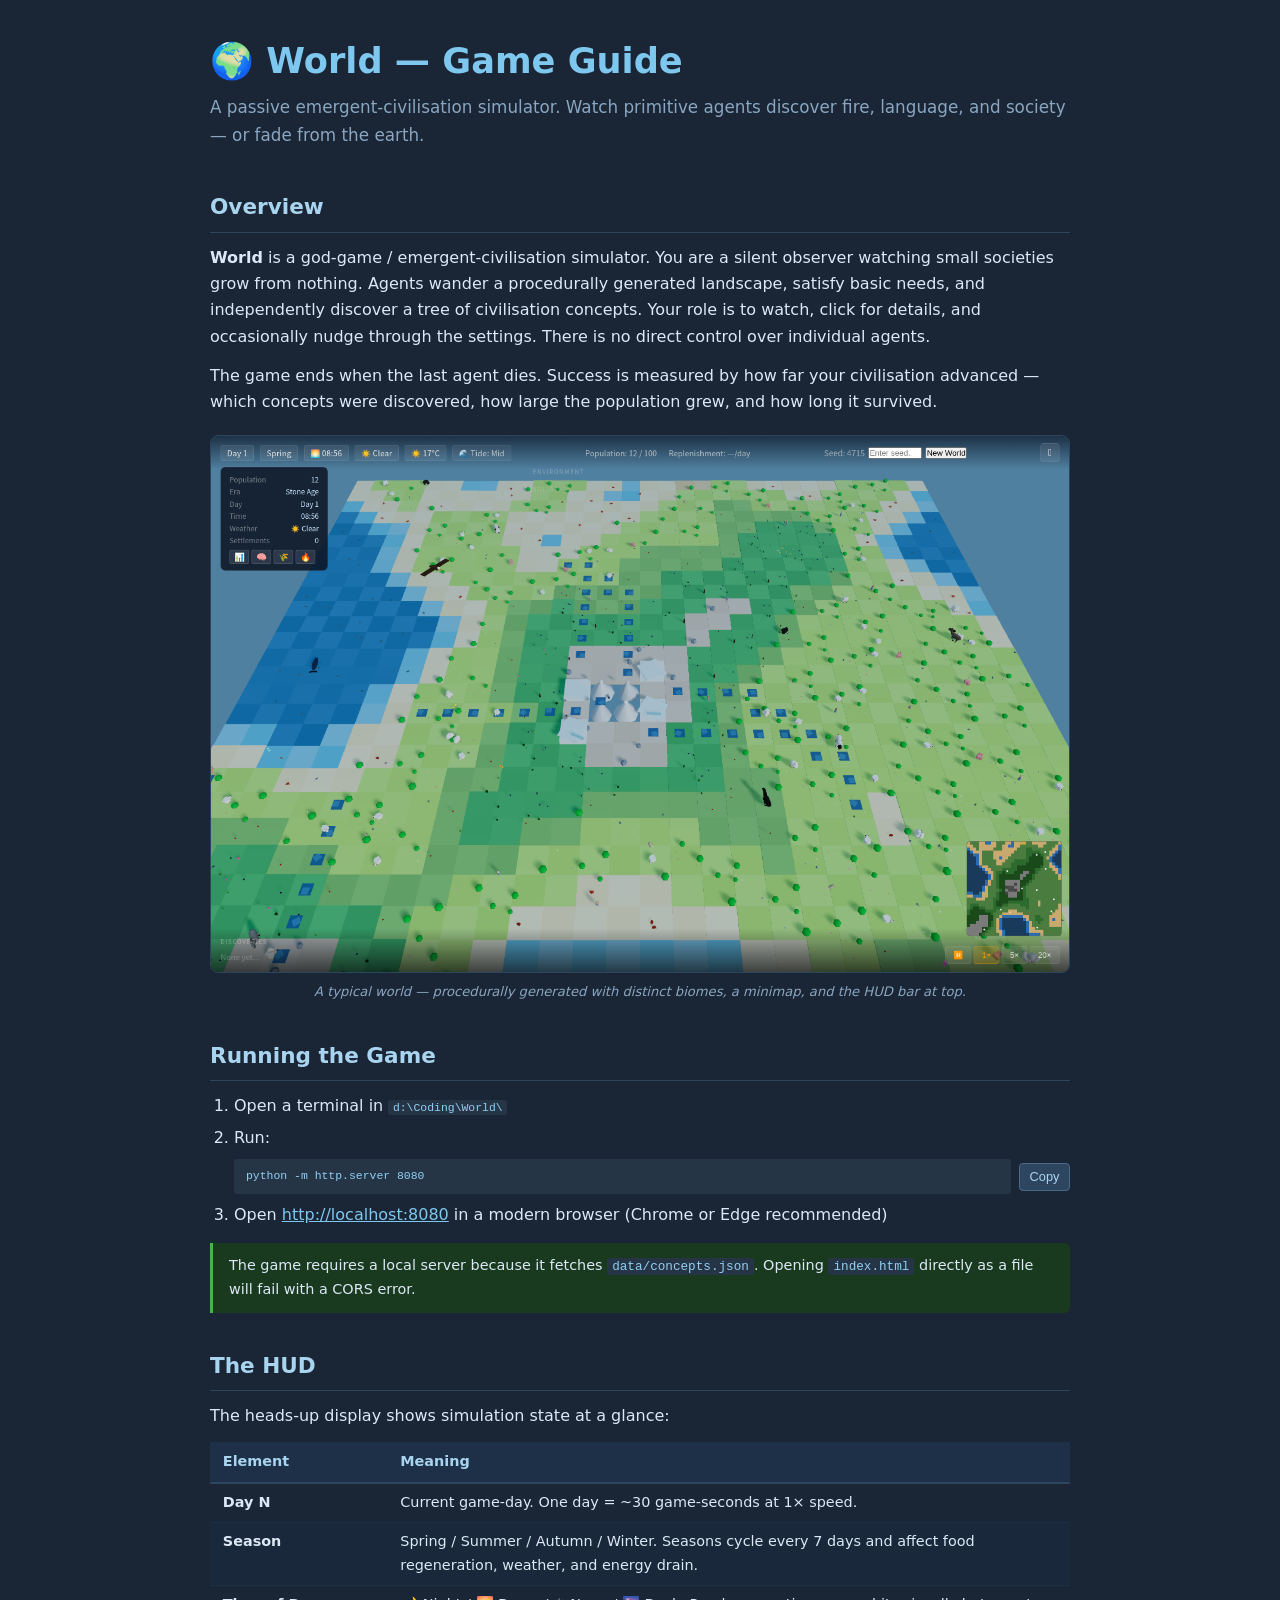
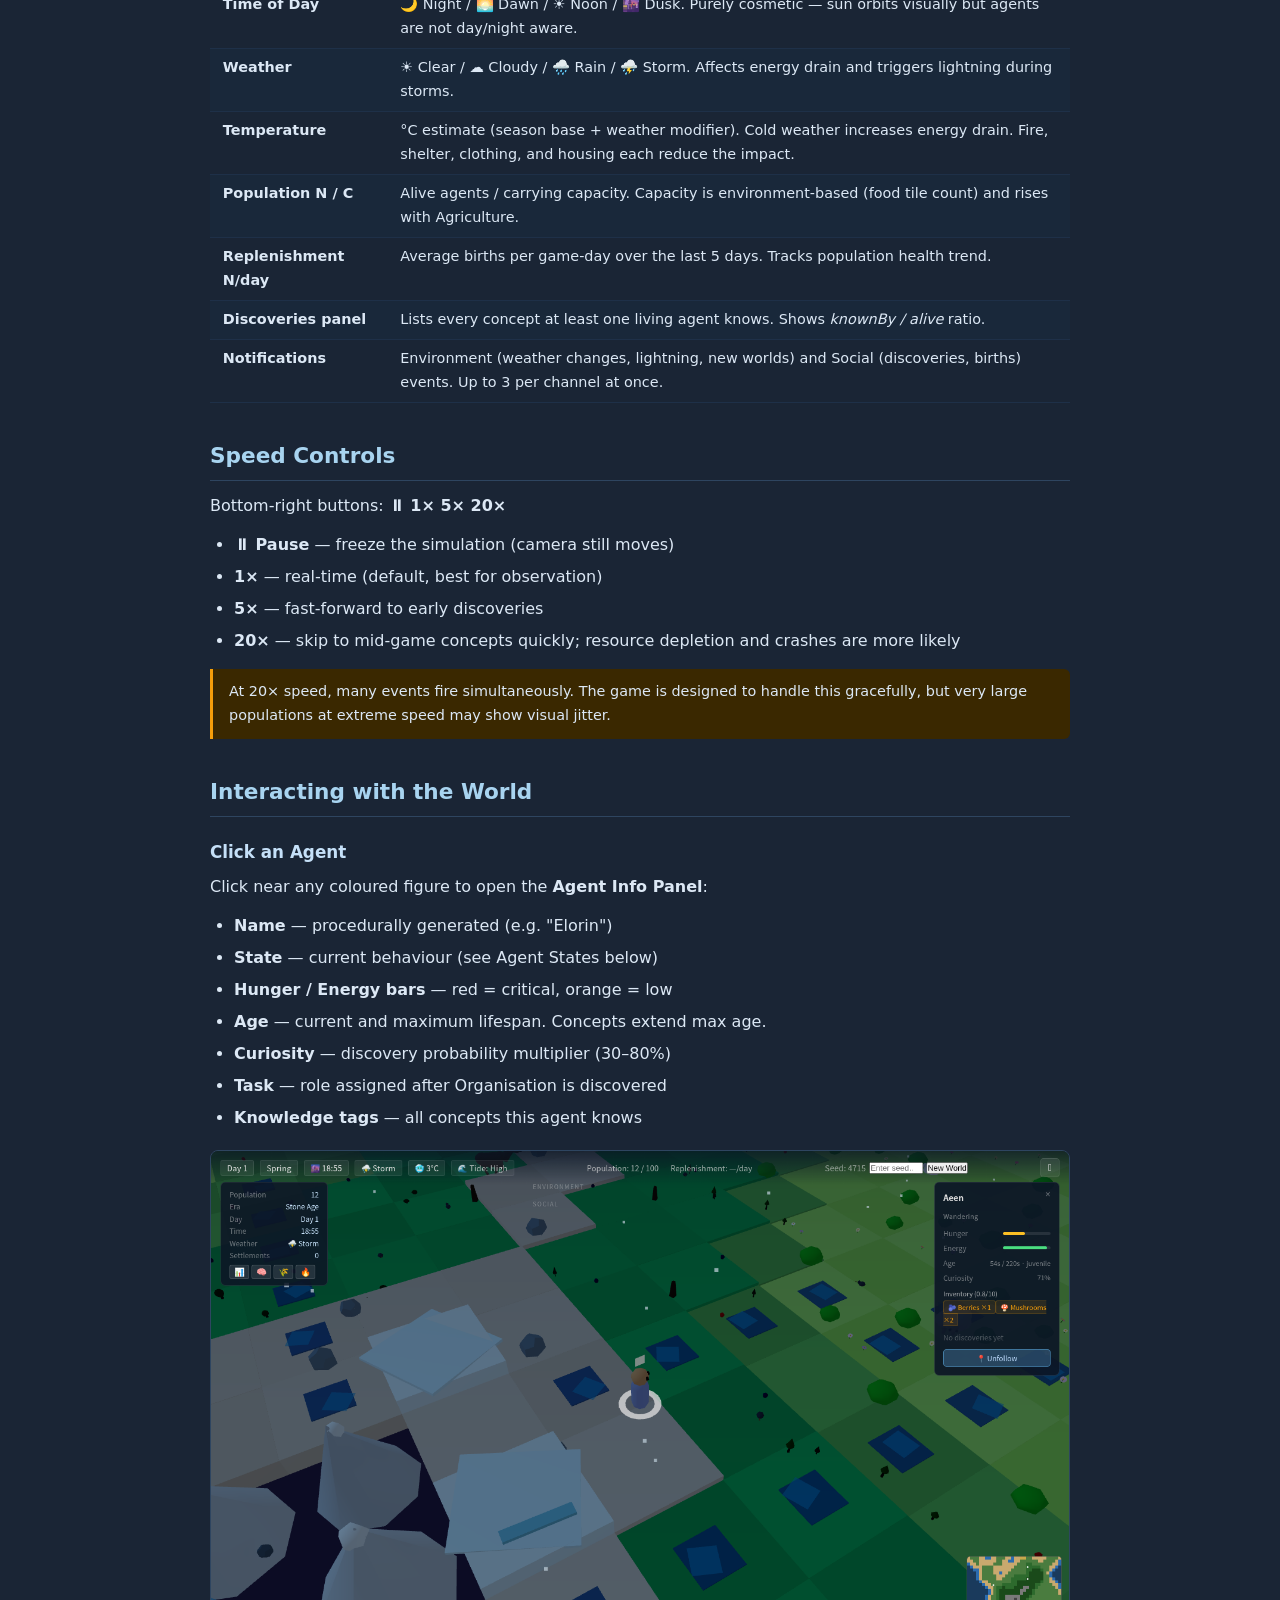
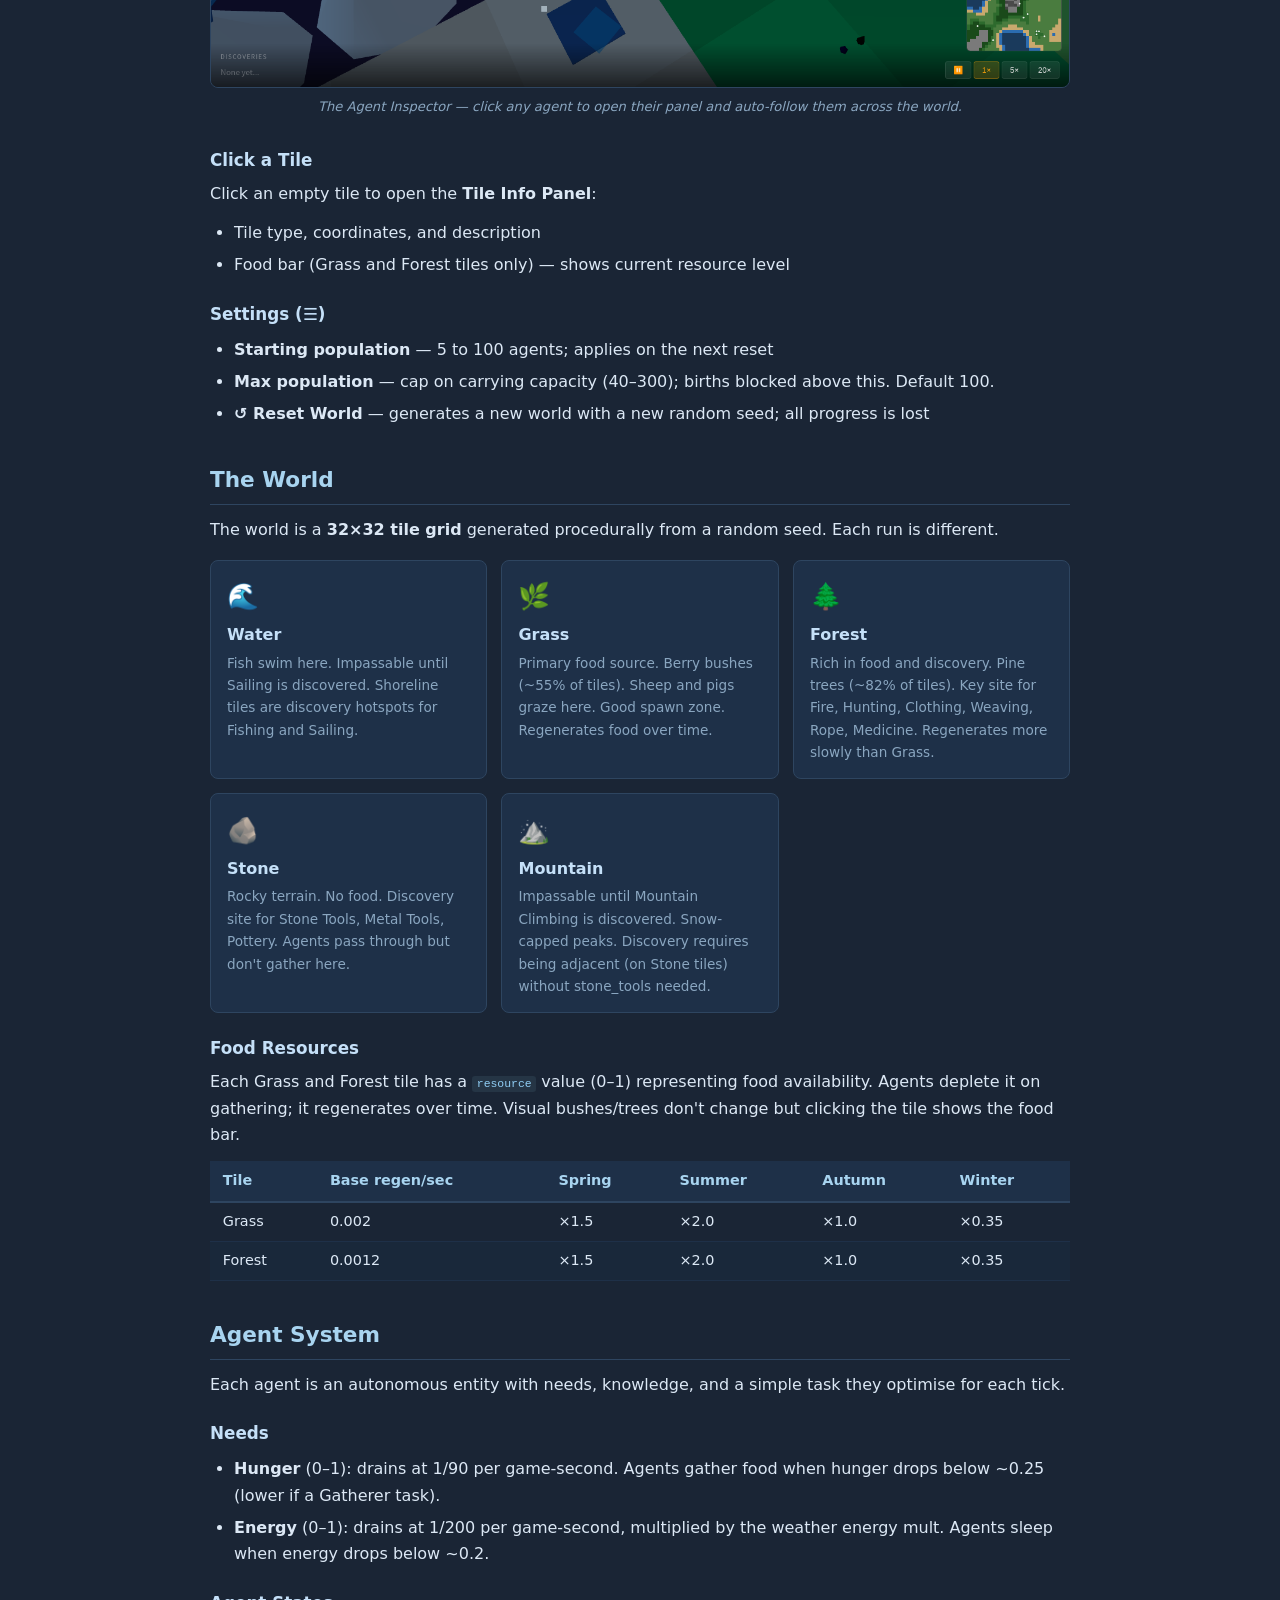
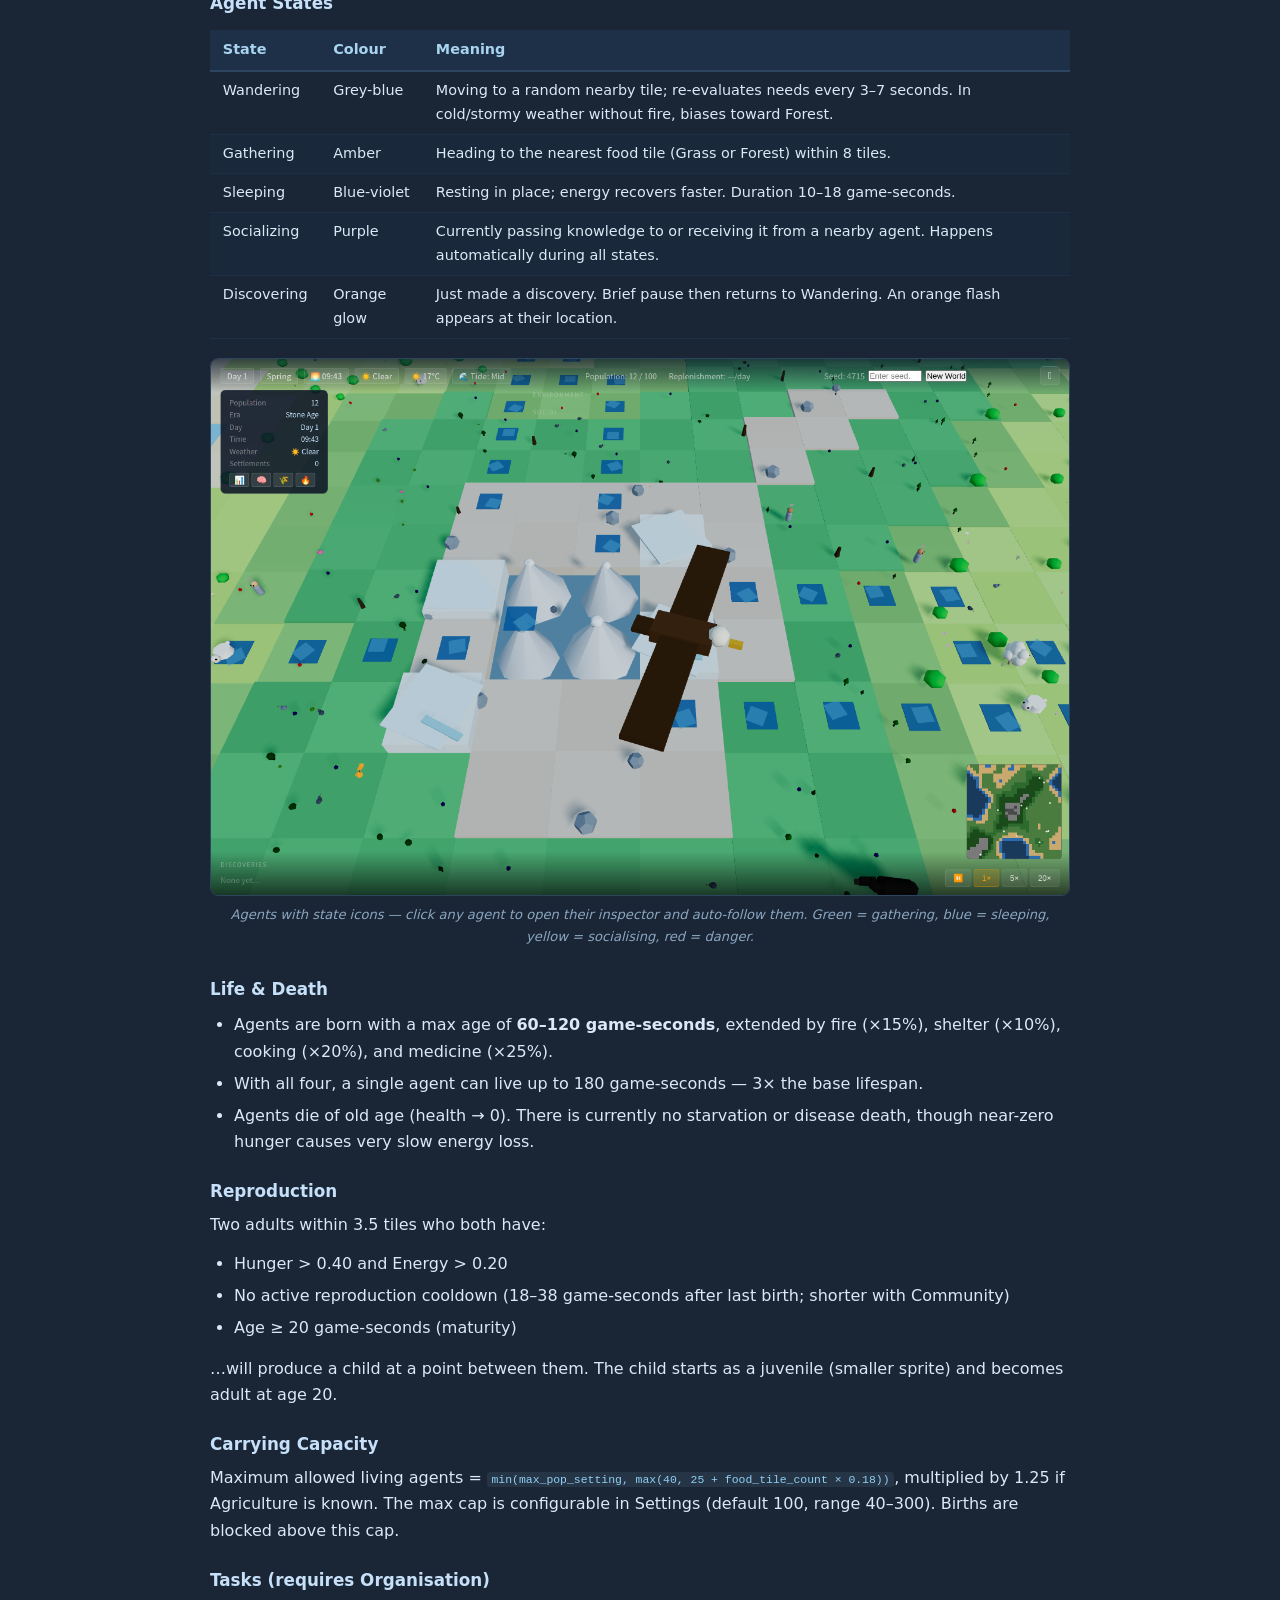
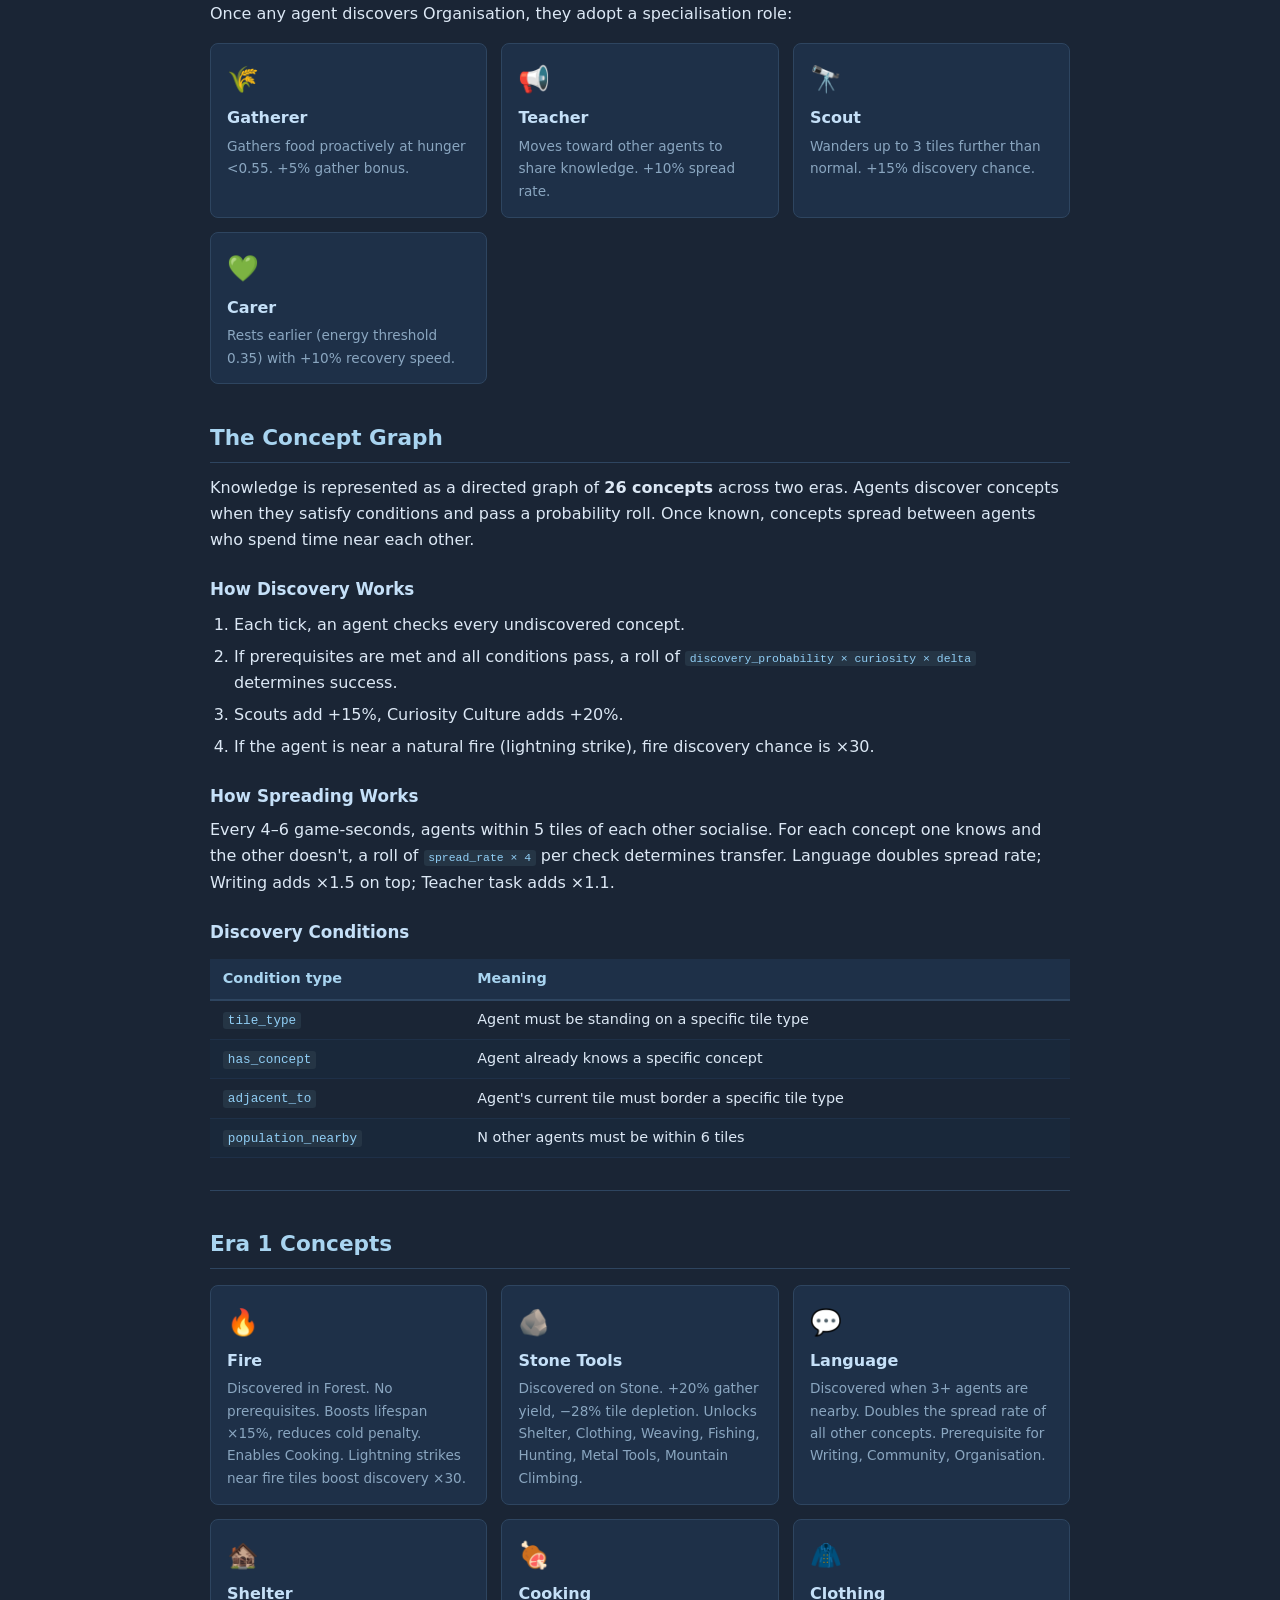
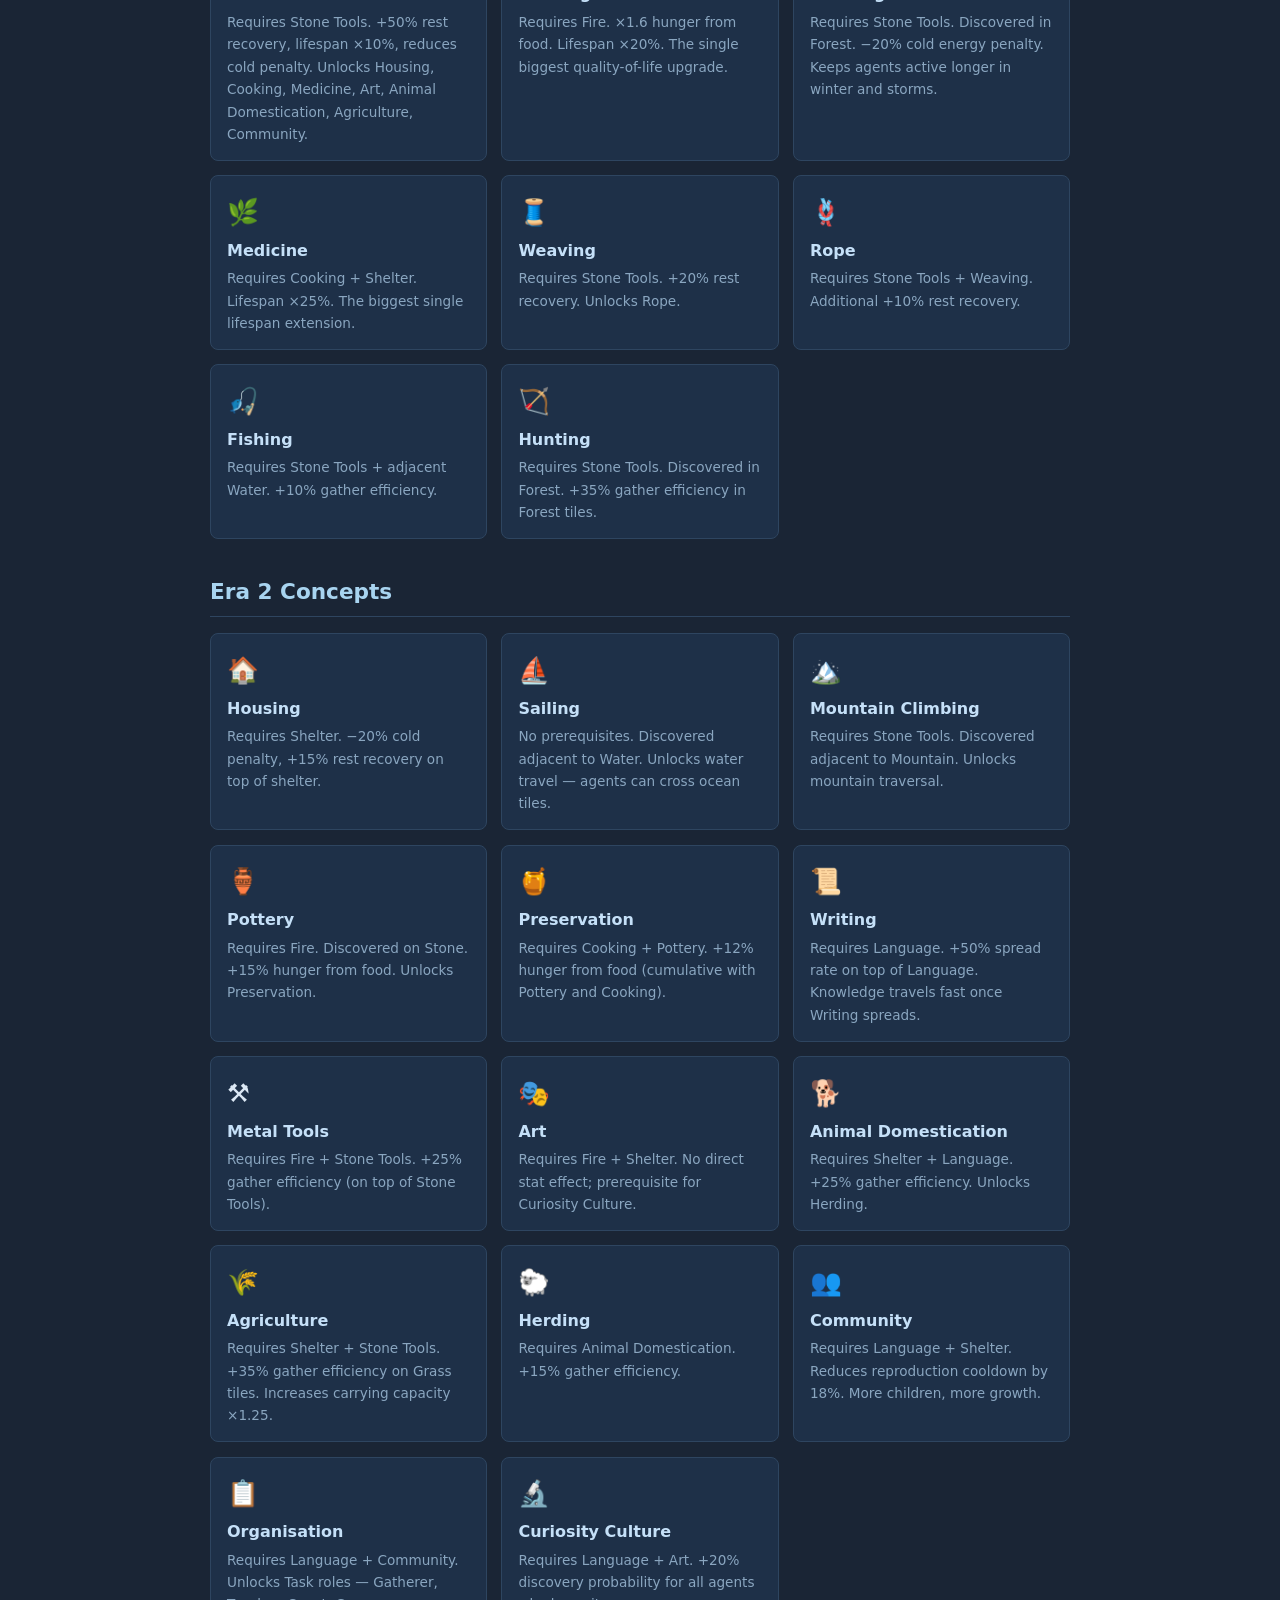
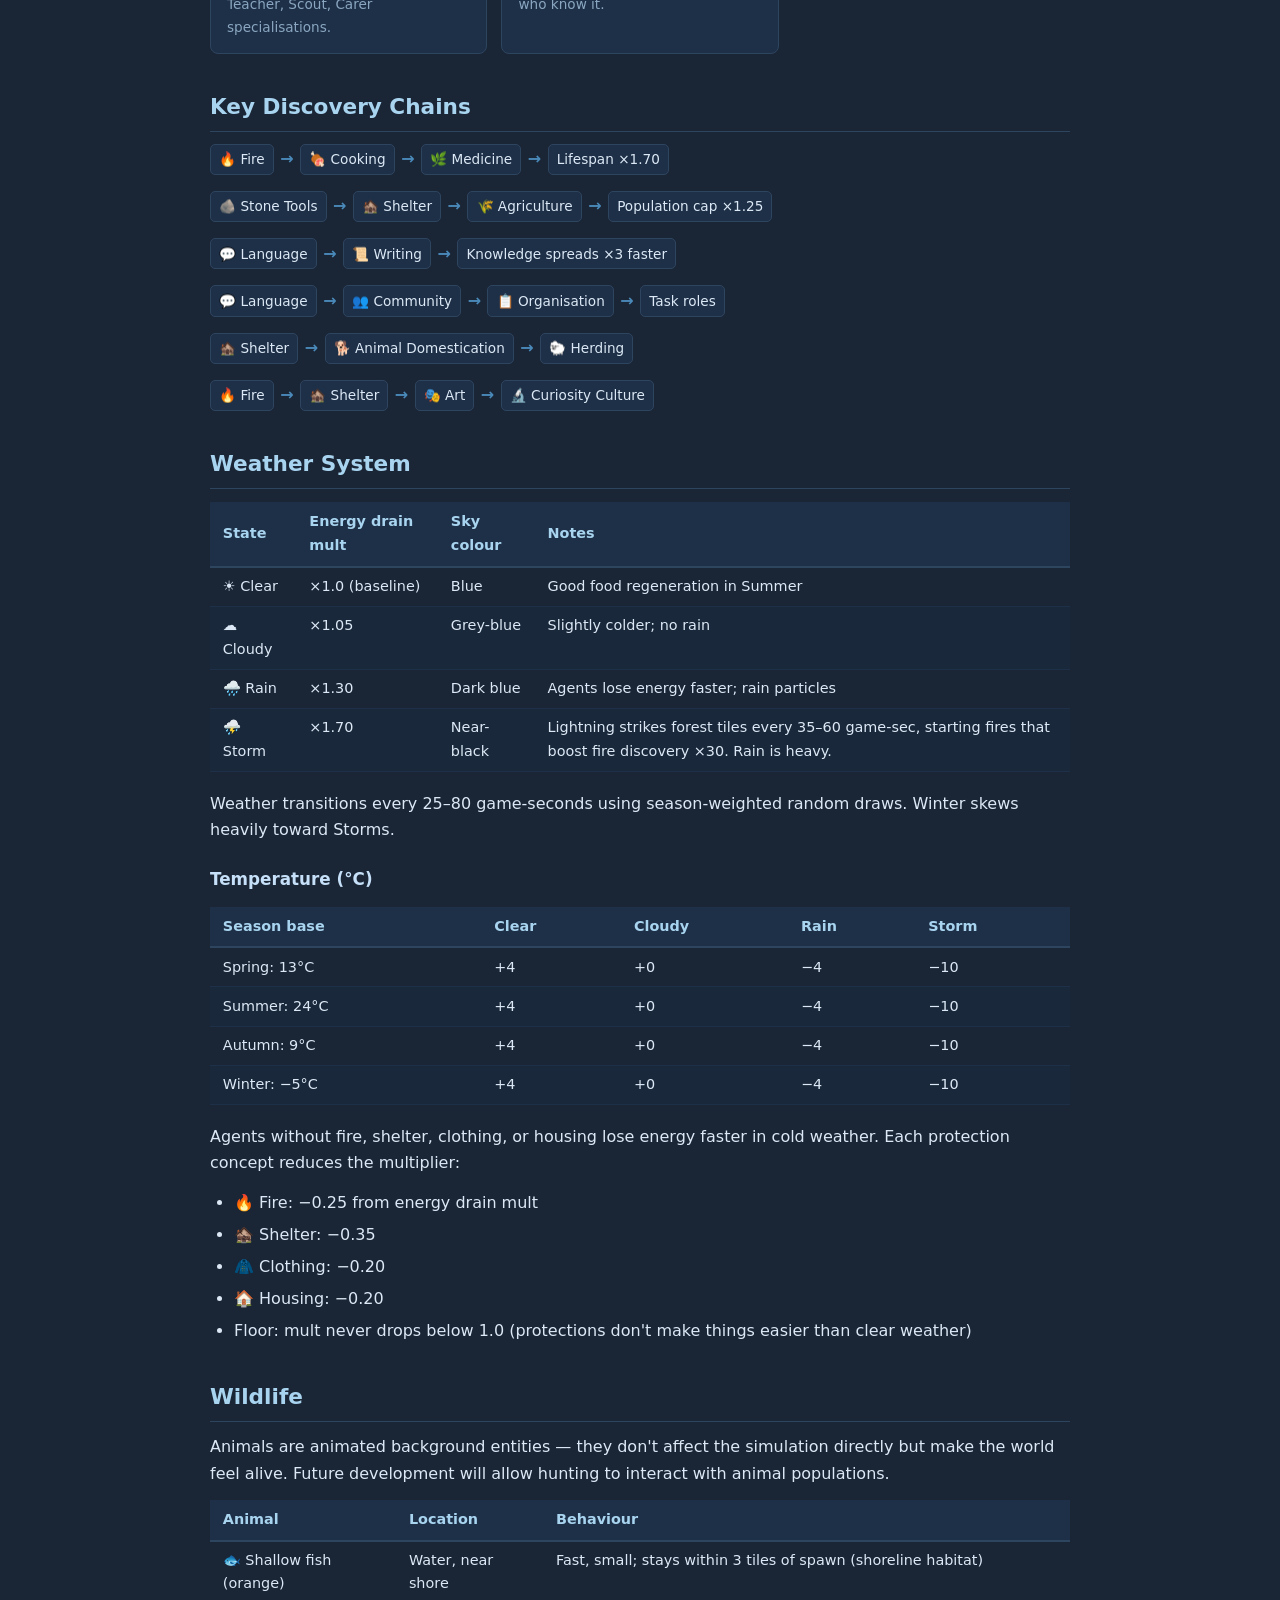
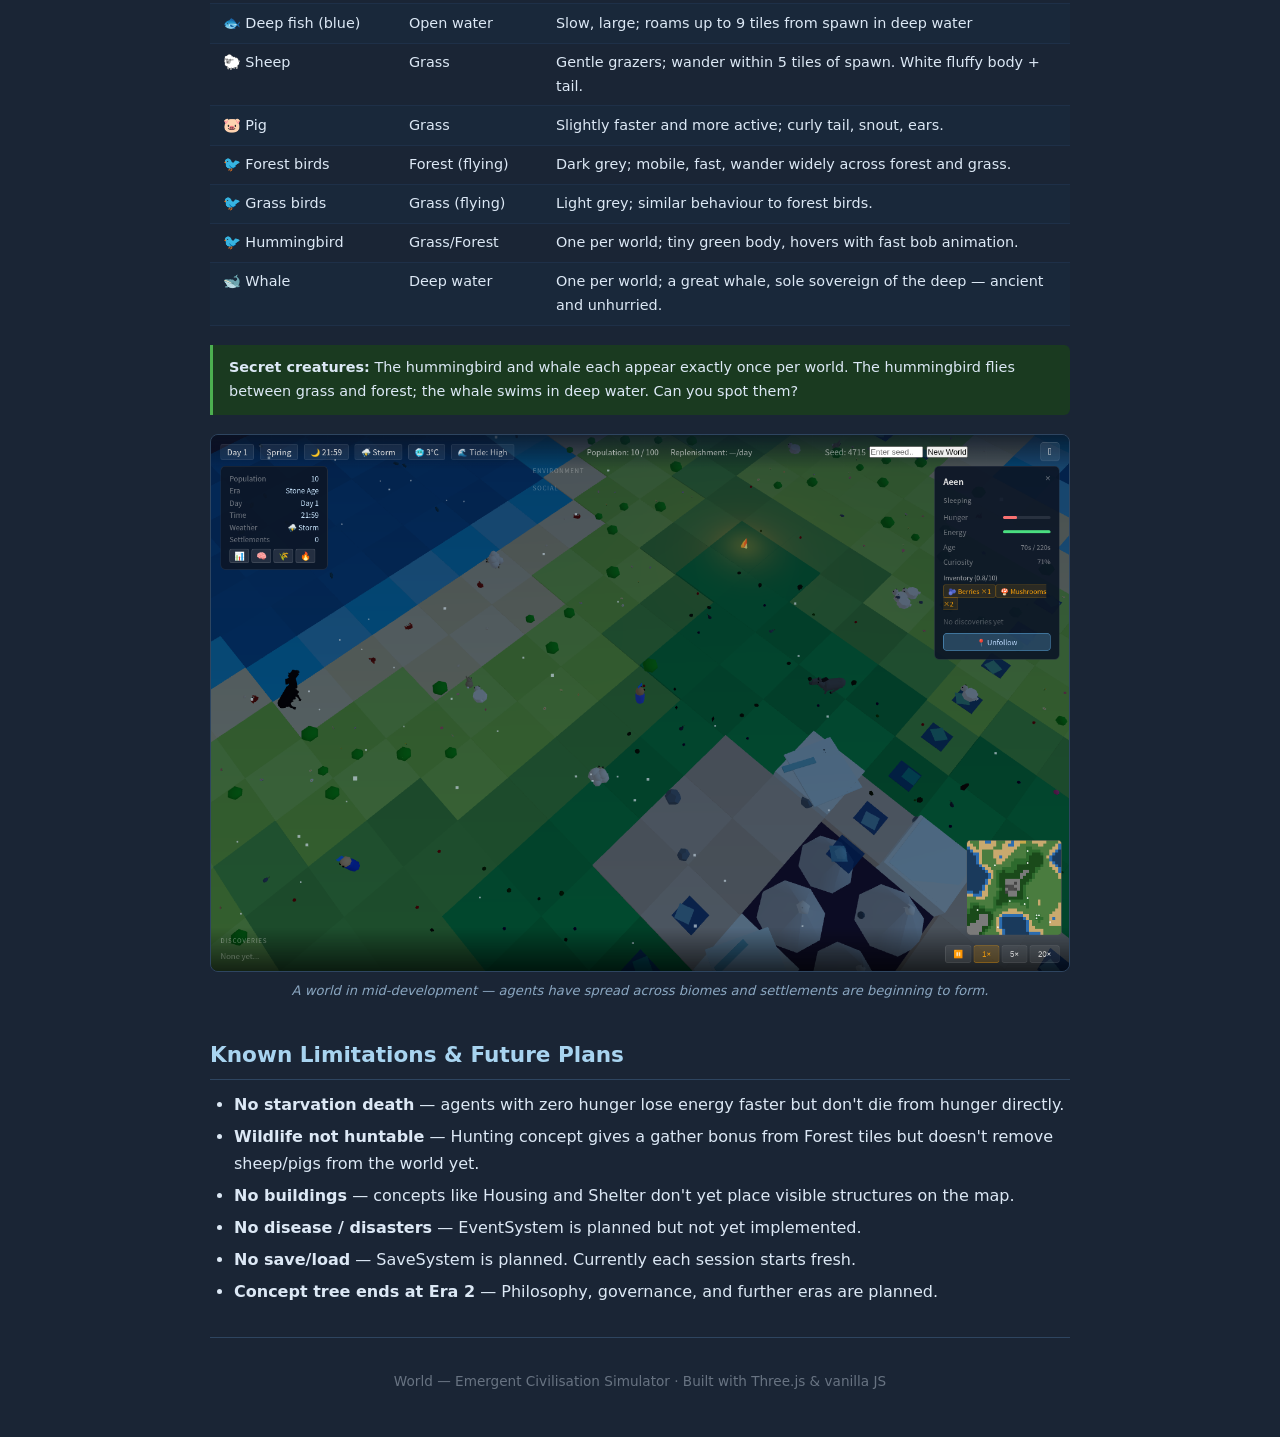
<file: guide.html>
<!DOCTYPE html>
<html lang="en">
<head>
  <meta charset="UTF-8">
  <meta name="viewport" content="width=device-width, initial-scale=1.0">
  <title>World — Game Guide</title>
  <style>
    *, *::before, *::after { box-sizing: border-box; margin: 0; padding: 0; }
    body {
      font-family: 'Segoe UI', system-ui, sans-serif;
      background: #1a2535;
      color: #dce8f5;
      line-height: 1.65;
      padding: 2rem 1rem;
    }
    .page { max-width: 860px; margin: 0 auto; }
    h1 { font-size: 2.2rem; color: #7ec8f0; margin-bottom: 0.25rem; }
    .subtitle { color: #8aa6c0; margin-bottom: 2.5rem; font-size: 1.05rem; }
    h2 { font-size: 1.35rem; color: #a8d4f0; margin: 2.2rem 0 0.75rem; border-bottom: 1px solid #2e4560; padding-bottom: 0.4rem; }
    h3 { font-size: 1.05rem; color: #c5e0f8; margin: 1.4rem 0 0.4rem; }
    p { margin-bottom: 0.8rem; }
    ul, ol { margin: 0.5rem 0 0.9rem 1.5rem; }
    li { margin-bottom: 0.35rem; }
    code { background: #253545; border-radius: 3px; padding: 0.1em 0.4em; font-size: 0.88em; color: #90cef5; }
    .card-grid { display: grid; grid-template-columns: repeat(auto-fill, minmax(220px, 1fr)); gap: 0.9rem; margin: 1rem 0 1.4rem; }
    .card {
      background: #1e3048;
      border: 1px solid #2e4560;
      border-radius: 8px;
      padding: 0.9rem 1rem;
    }
    .card-icon { font-size: 1.6rem; margin-bottom: 0.3rem; }
    .card-name { font-weight: 600; color: #c5e0f8; margin-bottom: 0.2rem; }
    .card-desc { font-size: 0.85rem; color: #8aa6c0; }
    .chain { display: flex; flex-wrap: wrap; align-items: center; gap: 0.4rem; margin: 0.6rem 0 1rem; }
    .chain-item { background: #1e3048; border: 1px solid #2e4560; border-radius: 5px; padding: 0.25em 0.6em; font-size: 0.85rem; }
    .chain-arrow { color: #4a8aba; font-weight: bold; }
    .tip { background: #1a3a20; border-left: 3px solid #4caf50; padding: 0.7rem 1rem; border-radius: 0 6px 6px 0; margin: 0.8rem 0; font-size: 0.9rem; }
    .warn { background: #3a2800; border-left: 3px solid #f59e0b; padding: 0.7rem 1rem; border-radius: 0 6px 6px 0; margin: 0.8rem 0; font-size: 0.9rem; }
    table { width: 100%; border-collapse: collapse; margin: 0.8rem 0 1.2rem; font-size: 0.9rem; }
    th { background: #1e3048; padding: 0.5rem 0.8rem; text-align: left; color: #a8d4f0; border-bottom: 2px solid #2e4560; }
    td { padding: 0.45rem 0.8rem; border-bottom: 1px solid #1e3048; vertical-align: top; }
    tr:nth-child(even) td { background: #19283a; }
    .badge { display: inline-block; border-radius: 4px; padding: 0.15em 0.55em; font-size: 0.78em; font-weight: 600; }
    .era1 { background: #1a3a20; color: #6fcf7a; }
    .era2 { background: #1e3048; color: #7ec8f0; }
    hr { border: none; border-top: 1px solid #2e4560; margin: 2rem 0; }
    a { color: #7ec8f0; }
    .cmd-block { display: flex; align-items: center; gap: 0.5rem; margin: 0.5rem 0; }
    .cmd-block code { flex: 1; padding: 0.5rem 0.75rem; }
    .copy-btn {
      flex-shrink: 0; background: #2e4560; border: 1px solid #4a6a8a; color: #a8d4f0;
      padding: 0.35rem 0.6rem; border-radius: 4px; cursor: pointer; font-size: 0.8rem;
    }
    .copy-btn:hover { background: #3a5570; }
    .copy-btn.copied { background: #1a3a20; border-color: #4caf50; color: #6fcf7a; }
    .screenshot { margin: 1.2rem 0 1.8rem; }
    .screenshot img { width: 100%; border-radius: 8px; border: 1px solid #2e4560; display: block; }
    .screenshot figcaption { font-size: 0.82rem; color: #8aa6c0; margin-top: 0.5rem; text-align: center; font-style: italic; }
  </style>
</head>
<body>
<div class="page">

  <h1>🌍 World — Game Guide</h1>
  <p class="subtitle">A passive emergent-civilisation simulator. Watch primitive agents discover fire, language, and society — or fade from the earth.</p>

  <h2>Overview</h2>
  <p>
    <strong>World</strong> is a god-game / emergent-civilisation simulator. You are a silent observer
    watching small societies grow from nothing. Agents wander a procedurally generated landscape,
    satisfy basic needs, and independently discover a tree of civilisation concepts.
    Your role is to watch, click for details, and occasionally nudge through the settings.
    There is no direct control over individual agents.
  </p>
  <p>
    The game ends when the last agent dies. Success is measured by how far your civilisation advanced —
    which concepts were discovered, how large the population grew, and how long it survived.
  </p>

  <figure class="screenshot">
    <img src="screenshots/shot-wide.png" alt="World — overview of a procedurally generated world with ocean, forest, grassland and desert biomes">
    <figcaption>A typical world — procedurally generated with distinct biomes, a minimap, and the HUD bar at top.</figcaption>
  </figure>

  <h2>Running the Game</h2>
  <ol>
    <li>Open a terminal in <code>d:\Coding\World\</code></li>
    <li>Run:
      <div class="cmd-block">
        <code id="run-cmd">python -m http.server 8080</code>
        <button class="copy-btn" onclick="var b=this; navigator.clipboard.writeText(document.getElementById('run-cmd').textContent); b.classList.add('copied'); b.textContent='Copied!'; setTimeout(function(){ b.classList.remove('copied'); b.textContent='Copy'; }, 1500);">Copy</button>
      </div>
    </li>
    <li>Open <a href="http://localhost:8080" target="_blank" rel="noopener">http://localhost:8080</a> in a modern browser (Chrome or Edge recommended)</li>
  </ol>
  <div class="tip">The game requires a local server because it fetches <code>data/concepts.json</code>.
  Opening <code>index.html</code> directly as a file will fail with a CORS error.</div>

  <h2>The HUD</h2>
  <p>The heads-up display shows simulation state at a glance:</p>

  <table>
    <thead><tr><th>Element</th><th>Meaning</th></tr></thead>
    <tbody>
      <tr><td><strong>Day N</strong></td><td>Current game-day. One day = ~30 game-seconds at 1× speed.</td></tr>
      <tr><td><strong>Season</strong></td><td>Spring / Summer / Autumn / Winter. Seasons cycle every 7 days and affect food regeneration, weather, and energy drain.</td></tr>
      <tr><td><strong>Time of Day</strong></td><td>🌙 Night / 🌅 Dawn / ☀️ Noon / 🌆 Dusk. Purely cosmetic — sun orbits visually but agents are not day/night aware.</td></tr>
      <tr><td><strong>Weather</strong></td><td>☀️ Clear / ☁️ Cloudy / 🌧️ Rain / ⛈️ Storm. Affects energy drain and triggers lightning during storms.</td></tr>
      <tr><td><strong>Temperature</strong></td><td>°C estimate (season base + weather modifier). Cold weather increases energy drain. Fire, shelter, clothing, and housing each reduce the impact.</td></tr>
      <tr><td><strong>Population N / C</strong></td><td>Alive agents / carrying capacity. Capacity is environment-based (food tile count) and rises with Agriculture.</td></tr>
      <tr><td><strong>Replenishment N/day</strong></td><td>Average births per game-day over the last 5 days. Tracks population health trend.</td></tr>
      <tr><td><strong>Discoveries panel</strong></td><td>Lists every concept at least one living agent knows. Shows <em>knownBy / alive</em> ratio.</td></tr>
      <tr><td><strong>Notifications</strong></td><td>Environment (weather changes, lightning, new worlds) and Social (discoveries, births) events. Up to 3 per channel at once.</td></tr>
    </tbody>
  </table>

  <h2>Speed Controls</h2>
  <p>Bottom-right buttons: <strong>⏸ 1× 5× 20×</strong></p>
  <ul>
    <li><strong>⏸ Pause</strong> — freeze the simulation (camera still moves)</li>
    <li><strong>1×</strong> — real-time (default, best for observation)</li>
    <li><strong>5×</strong> — fast-forward to early discoveries</li>
    <li><strong>20×</strong> — skip to mid-game concepts quickly; resource depletion and crashes are more likely</li>
  </ul>
  <div class="warn">At 20× speed, many events fire simultaneously. The game is designed to handle this gracefully, but very large populations at extreme speed may show visual jitter.</div>

  <h2>Interacting with the World</h2>
  <h3>Click an Agent</h3>
  <p>Click near any coloured figure to open the <strong>Agent Info Panel</strong>:</p>
  <ul>
    <li><strong>Name</strong> — procedurally generated (e.g. "Elorin")</li>
    <li><strong>State</strong> — current behaviour (see Agent States below)</li>
    <li><strong>Hunger / Energy bars</strong> — red = critical, orange = low</li>
    <li><strong>Age</strong> — current and maximum lifespan. Concepts extend max age.</li>
    <li><strong>Curiosity</strong> — discovery probability multiplier (30–80%)</li>
    <li><strong>Task</strong> — role assigned after Organisation is discovered</li>
    <li><strong>Knowledge tags</strong> — all concepts this agent knows</li>
  </ul>

  <figure class="screenshot">
    <img src="screenshots/shot-agent-panel.png" alt="The Agent Inspector panel showing an agent's name, state, hunger, energy, age, curiosity, task and known concepts">
    <figcaption>The Agent Inspector — click any agent to open their panel and auto-follow them across the world.</figcaption>
  </figure>

  <h3>Click a Tile</h3>
  <p>Click an empty tile to open the <strong>Tile Info Panel</strong>:</p>
  <ul>
    <li>Tile type, coordinates, and description</li>
    <li>Food bar (Grass and Forest tiles only) — shows current resource level</li>
  </ul>

  <h3>Settings (☰)</h3>
  <ul>
    <li><strong>Starting population</strong> — 5 to 100 agents; applies on the next reset</li>
    <li><strong>Max population</strong> — cap on carrying capacity (40–300); births blocked above this. Default 100.</li>
    <li><strong>↺ Reset World</strong> — generates a new world with a new random seed; all progress is lost</li>
  </ul>

  <h2>The World</h2>
  <p>The world is a <strong>32×32 tile grid</strong> generated procedurally from a random seed. Each run is different.</p>

  <div class="card-grid">
    <div class="card">
      <div class="card-icon">🌊</div>
      <div class="card-name">Water</div>
      <div class="card-desc">Fish swim here. Impassable until Sailing is discovered. Shoreline tiles are discovery hotspots for Fishing and Sailing.</div>
    </div>
    <div class="card">
      <div class="card-icon">🌿</div>
      <div class="card-name">Grass</div>
      <div class="card-desc">Primary food source. Berry bushes (~55% of tiles). Sheep and pigs graze here. Good spawn zone. Regenerates food over time.</div>
    </div>
    <div class="card">
      <div class="card-icon">🌲</div>
      <div class="card-name">Forest</div>
      <div class="card-desc">Rich in food and discovery. Pine trees (~82% of tiles). Key site for Fire, Hunting, Clothing, Weaving, Rope, Medicine. Regenerates more slowly than Grass.</div>
    </div>
    <div class="card">
      <div class="card-icon">🪨</div>
      <div class="card-name">Stone</div>
      <div class="card-desc">Rocky terrain. No food. Discovery site for Stone Tools, Metal Tools, Pottery. Agents pass through but don't gather here.</div>
    </div>
    <div class="card">
      <div class="card-icon">⛰️</div>
      <div class="card-name">Mountain</div>
      <div class="card-desc">Impassable until Mountain Climbing is discovered. Snow-capped peaks. Discovery requires being adjacent (on Stone tiles) without stone_tools needed.</div>
    </div>
  </div>

  <h3>Food Resources</h3>
  <p>Each Grass and Forest tile has a <code>resource</code> value (0–1) representing food availability.
  Agents deplete it on gathering; it regenerates over time. Visual bushes/trees don't change but clicking the tile shows the food bar.</p>
  <table>
    <thead><tr><th>Tile</th><th>Base regen/sec</th><th>Spring</th><th>Summer</th><th>Autumn</th><th>Winter</th></tr></thead>
    <tbody>
      <tr><td>Grass</td><td>0.002</td><td>×1.5</td><td>×2.0</td><td>×1.0</td><td>×0.35</td></tr>
      <tr><td>Forest</td><td>0.0012</td><td>×1.5</td><td>×2.0</td><td>×1.0</td><td>×0.35</td></tr>
    </tbody>
  </table>

  <h2>Agent System</h2>
  <p>Each agent is an autonomous entity with needs, knowledge, and a simple task they optimise for each tick.</p>

  <h3>Needs</h3>
  <ul>
    <li><strong>Hunger</strong> (0–1): drains at 1/90 per game-second. Agents gather food when hunger drops below ~0.25 (lower if a Gatherer task).</li>
    <li><strong>Energy</strong> (0–1): drains at 1/200 per game-second, multiplied by the weather energy mult. Agents sleep when energy drops below ~0.2.</li>
  </ul>

  <h3>Agent States</h3>
  <table>
    <thead><tr><th>State</th><th>Colour</th><th>Meaning</th></tr></thead>
    <tbody>
      <tr><td>Wandering</td><td>Grey-blue</td><td>Moving to a random nearby tile; re-evaluates needs every 3–7 seconds. In cold/stormy weather without fire, biases toward Forest.</td></tr>
      <tr><td>Gathering</td><td>Amber</td><td>Heading to the nearest food tile (Grass or Forest) within 8 tiles.</td></tr>
      <tr><td>Sleeping</td><td>Blue-violet</td><td>Resting in place; energy recovers faster. Duration 10–18 game-seconds.</td></tr>
      <tr><td>Socializing</td><td>Purple</td><td>Currently passing knowledge to or receiving it from a nearby agent. Happens automatically during all states.</td></tr>
      <tr><td>Discovering</td><td>Orange glow</td><td>Just made a discovery. Brief pause then returns to Wandering. An orange flash appears at their location.</td></tr>
    </tbody>
  </table>

  <figure class="screenshot">
    <img src="screenshots/shot-agents-close.png" alt="Agents with coloured state icons above them — green for gathering, blue for sleeping">
    <figcaption>Agents with state icons — click any agent to open their inspector and auto-follow them. Green = gathering, blue = sleeping, yellow = socialising, red = danger.</figcaption>
  </figure>

  <h3>Life &amp; Death</h3>
  <ul>
    <li>Agents are born with a max age of <strong>60–120 game-seconds</strong>, extended by fire (×15%), shelter (×10%), cooking (×20%), and medicine (×25%).</li>
    <li>With all four, a single agent can live up to 180 game-seconds — 3× the base lifespan.</li>
    <li>Agents die of old age (health → 0). There is currently no starvation or disease death, though near-zero hunger causes very slow energy loss.</li>
  </ul>

  <h3>Reproduction</h3>
  <p>Two adults within 3.5 tiles who both have:</p>
  <ul>
    <li>Hunger &gt; 0.40 and Energy &gt; 0.20</li>
    <li>No active reproduction cooldown (18–38 game-seconds after last birth; shorter with Community)</li>
    <li>Age ≥ 20 game-seconds (maturity)</li>
  </ul>
  <p>…will produce a child at a point between them. The child starts as a juvenile (smaller sprite) and becomes adult at age 20.</p>

  <h3>Carrying Capacity</h3>
  <p>Maximum allowed living agents = <code>min(max_pop_setting, max(40, 25 + food_tile_count × 0.18))</code>, multiplied by 1.25 if Agriculture is known. The max cap is configurable in Settings (default 100, range 40–300). Births are blocked above this cap.</p>

  <h3>Tasks (requires Organisation)</h3>
  <p>Once any agent discovers Organisation, they adopt a specialisation role:</p>
  <div class="card-grid">
    <div class="card">
      <div class="card-icon">🌾</div>
      <div class="card-name">Gatherer</div>
      <div class="card-desc">Gathers food proactively at hunger &lt;0.55. +5% gather bonus.</div>
    </div>
    <div class="card">
      <div class="card-icon">📢</div>
      <div class="card-name">Teacher</div>
      <div class="card-desc">Moves toward other agents to share knowledge. +10% spread rate.</div>
    </div>
    <div class="card">
      <div class="card-icon">🔭</div>
      <div class="card-name">Scout</div>
      <div class="card-desc">Wanders up to 3 tiles further than normal. +15% discovery chance.</div>
    </div>
    <div class="card">
      <div class="card-icon">💚</div>
      <div class="card-name">Carer</div>
      <div class="card-desc">Rests earlier (energy threshold 0.35) with +10% recovery speed.</div>
    </div>
  </div>

  <h2>The Concept Graph</h2>
  <p>Knowledge is represented as a directed graph of <strong>26 concepts</strong> across two eras.
  Agents discover concepts when they satisfy conditions and pass a probability roll.
  Once known, concepts spread between agents who spend time near each other.</p>

  <h3>How Discovery Works</h3>
  <ol>
    <li>Each tick, an agent checks every undiscovered concept.</li>
    <li>If prerequisites are met and all conditions pass, a roll of <code>discovery_probability × curiosity × delta</code> determines success.</li>
    <li>Scouts add +15%, Curiosity Culture adds +20%.</li>
    <li>If the agent is near a natural fire (lightning strike), fire discovery chance is ×30.</li>
  </ol>

  <h3>How Spreading Works</h3>
  <p>Every 4–6 game-seconds, agents within 5 tiles of each other socialise. For each concept one knows and the other doesn't, a roll of <code>spread_rate × 4</code> per check determines transfer. Language doubles spread rate; Writing adds ×1.5 on top; Teacher task adds ×1.1.</p>

  <h3>Discovery Conditions</h3>
  <table>
    <thead><tr><th>Condition type</th><th>Meaning</th></tr></thead>
    <tbody>
      <tr><td><code>tile_type</code></td><td>Agent must be standing on a specific tile type</td></tr>
      <tr><td><code>has_concept</code></td><td>Agent already knows a specific concept</td></tr>
      <tr><td><code>adjacent_to</code></td><td>Agent's current tile must border a specific tile type</td></tr>
      <tr><td><code>population_nearby</code></td><td>N other agents must be within 6 tiles</td></tr>
    </tbody>
  </table>

  <hr>

  <h2>Era 1 Concepts</h2>
  <div class="card-grid">
    <div class="card"><div class="card-icon">🔥</div><div class="card-name">Fire</div><div class="card-desc">Discovered in Forest. No prerequisites. Boosts lifespan ×15%, reduces cold penalty. Enables Cooking. Lightning strikes near fire tiles boost discovery ×30.</div></div>
    <div class="card"><div class="card-icon">🪨</div><div class="card-name">Stone Tools</div><div class="card-desc">Discovered on Stone. +20% gather yield, −28% tile depletion. Unlocks Shelter, Clothing, Weaving, Fishing, Hunting, Metal Tools, Mountain Climbing.</div></div>
    <div class="card"><div class="card-icon">💬</div><div class="card-name">Language</div><div class="card-desc">Discovered when 3+ agents are nearby. Doubles the spread rate of all other concepts. Prerequisite for Writing, Community, Organisation.</div></div>
    <div class="card"><div class="card-icon">🏚️</div><div class="card-name">Shelter</div><div class="card-desc">Requires Stone Tools. +50% rest recovery, lifespan ×10%, reduces cold penalty. Unlocks Housing, Cooking, Medicine, Art, Animal Domestication, Agriculture, Community.</div></div>
    <div class="card"><div class="card-icon">🍖</div><div class="card-name">Cooking</div><div class="card-desc">Requires Fire. ×1.6 hunger from food. Lifespan ×20%. The single biggest quality-of-life upgrade.</div></div>
    <div class="card"><div class="card-icon">🧥</div><div class="card-name">Clothing</div><div class="card-desc">Requires Stone Tools. Discovered in Forest. −20% cold energy penalty. Keeps agents active longer in winter and storms.</div></div>
    <div class="card"><div class="card-icon">🌿</div><div class="card-name">Medicine</div><div class="card-desc">Requires Cooking + Shelter. Lifespan ×25%. The biggest single lifespan extension.</div></div>
    <div class="card"><div class="card-icon">🧵</div><div class="card-name">Weaving</div><div class="card-desc">Requires Stone Tools. +20% rest recovery. Unlocks Rope.</div></div>
    <div class="card"><div class="card-icon">🪢</div><div class="card-name">Rope</div><div class="card-desc">Requires Stone Tools + Weaving. Additional +10% rest recovery.</div></div>
    <div class="card"><div class="card-icon">🎣</div><div class="card-name">Fishing</div><div class="card-desc">Requires Stone Tools + adjacent Water. +10% gather efficiency.</div></div>
    <div class="card"><div class="card-icon">🏹</div><div class="card-name">Hunting</div><div class="card-desc">Requires Stone Tools. Discovered in Forest. +35% gather efficiency in Forest tiles.</div></div>
  </div>

  <h2>Era 2 Concepts</h2>
  <div class="card-grid">
    <div class="card"><div class="card-icon">🏠</div><div class="card-name">Housing</div><div class="card-desc">Requires Shelter. −20% cold penalty, +15% rest recovery on top of shelter.</div></div>
    <div class="card"><div class="card-icon">⛵</div><div class="card-name">Sailing</div><div class="card-desc">No prerequisites. Discovered adjacent to Water. Unlocks water travel — agents can cross ocean tiles.</div></div>
    <div class="card"><div class="card-icon">🏔️</div><div class="card-name">Mountain Climbing</div><div class="card-desc">Requires Stone Tools. Discovered adjacent to Mountain. Unlocks mountain traversal.</div></div>
    <div class="card"><div class="card-icon">🏺</div><div class="card-name">Pottery</div><div class="card-desc">Requires Fire. Discovered on Stone. +15% hunger from food. Unlocks Preservation.</div></div>
    <div class="card"><div class="card-icon">🍯</div><div class="card-name">Preservation</div><div class="card-desc">Requires Cooking + Pottery. +12% hunger from food (cumulative with Pottery and Cooking).</div></div>
    <div class="card"><div class="card-icon">📜</div><div class="card-name">Writing</div><div class="card-desc">Requires Language. +50% spread rate on top of Language. Knowledge travels fast once Writing spreads.</div></div>
    <div class="card"><div class="card-icon">⚒️</div><div class="card-name">Metal Tools</div><div class="card-desc">Requires Fire + Stone Tools. +25% gather efficiency (on top of Stone Tools).</div></div>
    <div class="card"><div class="card-icon">🎭</div><div class="card-name">Art</div><div class="card-desc">Requires Fire + Shelter. No direct stat effect; prerequisite for Curiosity Culture.</div></div>
    <div class="card"><div class="card-icon">🐕</div><div class="card-name">Animal Domestication</div><div class="card-desc">Requires Shelter + Language. +25% gather efficiency. Unlocks Herding.</div></div>
    <div class="card"><div class="card-icon">🌾</div><div class="card-name">Agriculture</div><div class="card-desc">Requires Shelter + Stone Tools. +35% gather efficiency on Grass tiles. Increases carrying capacity ×1.25.</div></div>
    <div class="card"><div class="card-icon">🐑</div><div class="card-name">Herding</div><div class="card-desc">Requires Animal Domestication. +15% gather efficiency.</div></div>
    <div class="card"><div class="card-icon">👥</div><div class="card-name">Community</div><div class="card-desc">Requires Language + Shelter. Reduces reproduction cooldown by 18%. More children, more growth.</div></div>
    <div class="card"><div class="card-icon">📋</div><div class="card-name">Organisation</div><div class="card-desc">Requires Language + Community. Unlocks Task roles — Gatherer, Teacher, Scout, Carer specialisations.</div></div>
    <div class="card"><div class="card-icon">🔬</div><div class="card-name">Curiosity Culture</div><div class="card-desc">Requires Language + Art. +20% discovery probability for all agents who know it.</div></div>
  </div>

  <h2>Key Discovery Chains</h2>
  <div class="chain">
    <span class="chain-item">🔥 Fire</span><span class="chain-arrow">→</span>
    <span class="chain-item">🍖 Cooking</span><span class="chain-arrow">→</span>
    <span class="chain-item">🌿 Medicine</span><span class="chain-arrow">→</span>
    <span class="chain-item">Lifespan ×1.70</span>
  </div>
  <div class="chain">
    <span class="chain-item">🪨 Stone Tools</span><span class="chain-arrow">→</span>
    <span class="chain-item">🏚️ Shelter</span><span class="chain-arrow">→</span>
    <span class="chain-item">🌾 Agriculture</span><span class="chain-arrow">→</span>
    <span class="chain-item">Population cap ×1.25</span>
  </div>
  <div class="chain">
    <span class="chain-item">💬 Language</span><span class="chain-arrow">→</span>
    <span class="chain-item">📜 Writing</span><span class="chain-arrow">→</span>
    <span class="chain-item">Knowledge spreads ×3 faster</span>
  </div>
  <div class="chain">
    <span class="chain-item">💬 Language</span><span class="chain-arrow">→</span>
    <span class="chain-item">👥 Community</span><span class="chain-arrow">→</span>
    <span class="chain-item">📋 Organisation</span><span class="chain-arrow">→</span>
    <span class="chain-item">Task roles</span>
  </div>
  <div class="chain">
    <span class="chain-item">🏚️ Shelter</span><span class="chain-arrow">→</span>
    <span class="chain-item">🐕 Animal Domestication</span><span class="chain-arrow">→</span>
    <span class="chain-item">🐑 Herding</span>
  </div>
  <div class="chain">
    <span class="chain-item">🔥 Fire</span><span class="chain-arrow">→</span>
    <span class="chain-item">🏚️ Shelter</span><span class="chain-arrow">→</span>
    <span class="chain-item">🎭 Art</span><span class="chain-arrow">→</span>
    <span class="chain-item">🔬 Curiosity Culture</span>
  </div>

  <h2>Weather System</h2>
  <table>
    <thead><tr><th>State</th><th>Energy drain mult</th><th>Sky colour</th><th>Notes</th></tr></thead>
    <tbody>
      <tr><td>☀️ Clear</td><td>×1.0 (baseline)</td><td>Blue</td><td>Good food regeneration in Summer</td></tr>
      <tr><td>☁️ Cloudy</td><td>×1.05</td><td>Grey-blue</td><td>Slightly colder; no rain</td></tr>
      <tr><td>🌧️ Rain</td><td>×1.30</td><td>Dark blue</td><td>Agents lose energy faster; rain particles</td></tr>
      <tr><td>⛈️ Storm</td><td>×1.70</td><td>Near-black</td><td>Lightning strikes forest tiles every 35–60 game-sec, starting fires that boost fire discovery ×30. Rain is heavy.</td></tr>
    </tbody>
  </table>

  <p>Weather transitions every 25–80 game-seconds using season-weighted random draws. Winter skews heavily toward Storms.</p>

  <h3>Temperature (°C)</h3>
  <table>
    <thead><tr><th>Season base</th><th>Clear</th><th>Cloudy</th><th>Rain</th><th>Storm</th></tr></thead>
    <tbody>
      <tr><td>Spring: 13°C</td><td>+4</td><td>+0</td><td>−4</td><td>−10</td></tr>
      <tr><td>Summer: 24°C</td><td>+4</td><td>+0</td><td>−4</td><td>−10</td></tr>
      <tr><td>Autumn: 9°C</td><td>+4</td><td>+0</td><td>−4</td><td>−10</td></tr>
      <tr><td>Winter: −5°C</td><td>+4</td><td>+0</td><td>−4</td><td>−10</td></tr>
    </tbody>
  </table>

  <p>Agents without fire, shelter, clothing, or housing lose energy faster in cold weather. Each protection concept reduces the multiplier:</p>
  <ul>
    <li>🔥 Fire: −0.25 from energy drain mult</li>
    <li>🏚️ Shelter: −0.35</li>
    <li>🧥 Clothing: −0.20</li>
    <li>🏠 Housing: −0.20</li>
    <li>Floor: mult never drops below 1.0 (protections don't make things easier than clear weather)</li>
  </ul>

  <h2>Wildlife</h2>
  <p>Animals are animated background entities — they don't affect the simulation directly but make the world feel alive.
  Future development will allow hunting to interact with animal populations.</p>

  <table>
    <thead><tr><th>Animal</th><th>Location</th><th>Behaviour</th></tr></thead>
    <tbody>
      <tr><td>🐟 Shallow fish (orange)</td><td>Water, near shore</td><td>Fast, small; stays within 3 tiles of spawn (shoreline habitat)</td></tr>
      <tr><td>🐟 Deep fish (blue)</td><td>Open water</td><td>Slow, large; roams up to 9 tiles from spawn in deep water</td></tr>
      <tr><td>🐑 Sheep</td><td>Grass</td><td>Gentle grazers; wander within 5 tiles of spawn. White fluffy body + tail.</td></tr>
      <tr><td>🐷 Pig</td><td>Grass</td><td>Slightly faster and more active; curly tail, snout, ears.</td></tr>
      <tr><td>🐦 Forest birds</td><td>Forest (flying)</td><td>Dark grey; mobile, fast, wander widely across forest and grass.</td></tr>
      <tr><td>🐦 Grass birds</td><td>Grass (flying)</td><td>Light grey; similar behaviour to forest birds.</td></tr>
      <tr><td>🐦 Hummingbird</td><td>Grass/Forest</td><td>One per world; tiny green body, hovers with fast bob animation.</td></tr>
      <tr><td>🐋 Whale</td><td>Deep water</td><td>One per world; a great whale, sole sovereign of the deep — ancient and unhurried.</td></tr>
    </tbody>
  </table>

  <div class="tip"><strong>Secret creatures:</strong> The hummingbird and whale each appear exactly once per world. The hummingbird flies between grass and forest; the whale swims in deep water. Can you spot them?</div>

  <figure class="screenshot">
    <img src="screenshots/shot-settlements.png" alt="A more developed world with settlements forming and agents distributed across biomes">
    <figcaption>A world in mid-development — agents have spread across biomes and settlements are beginning to form.</figcaption>
  </figure>

  <h2>Known Limitations &amp; Future Plans</h2>
  <ul>
    <li><strong>No starvation death</strong> — agents with zero hunger lose energy faster but don't die from hunger directly.</li>
    <li><strong>Wildlife not huntable</strong> — Hunting concept gives a gather bonus from Forest tiles but doesn't remove sheep/pigs from the world yet.</li>
    <li><strong>No buildings</strong> — concepts like Housing and Shelter don't yet place visible structures on the map.</li>
    <li><strong>No disease / disasters</strong> — EventSystem is planned but not yet implemented.</li>
    <li><strong>No save/load</strong> — SaveSystem is planned. Currently each session starts fresh.</li>
    <li><strong>Concept tree ends at Era 2</strong> — Philosophy, governance, and further eras are planned.</li>
  </ul>

  <hr>
  <p style="text-align:center;opacity:.4;font-size:.85rem">World — Emergent Civilisation Simulator · Built with Three.js &amp; vanilla JS</p>

</div>
</body>
</html>
</file>
